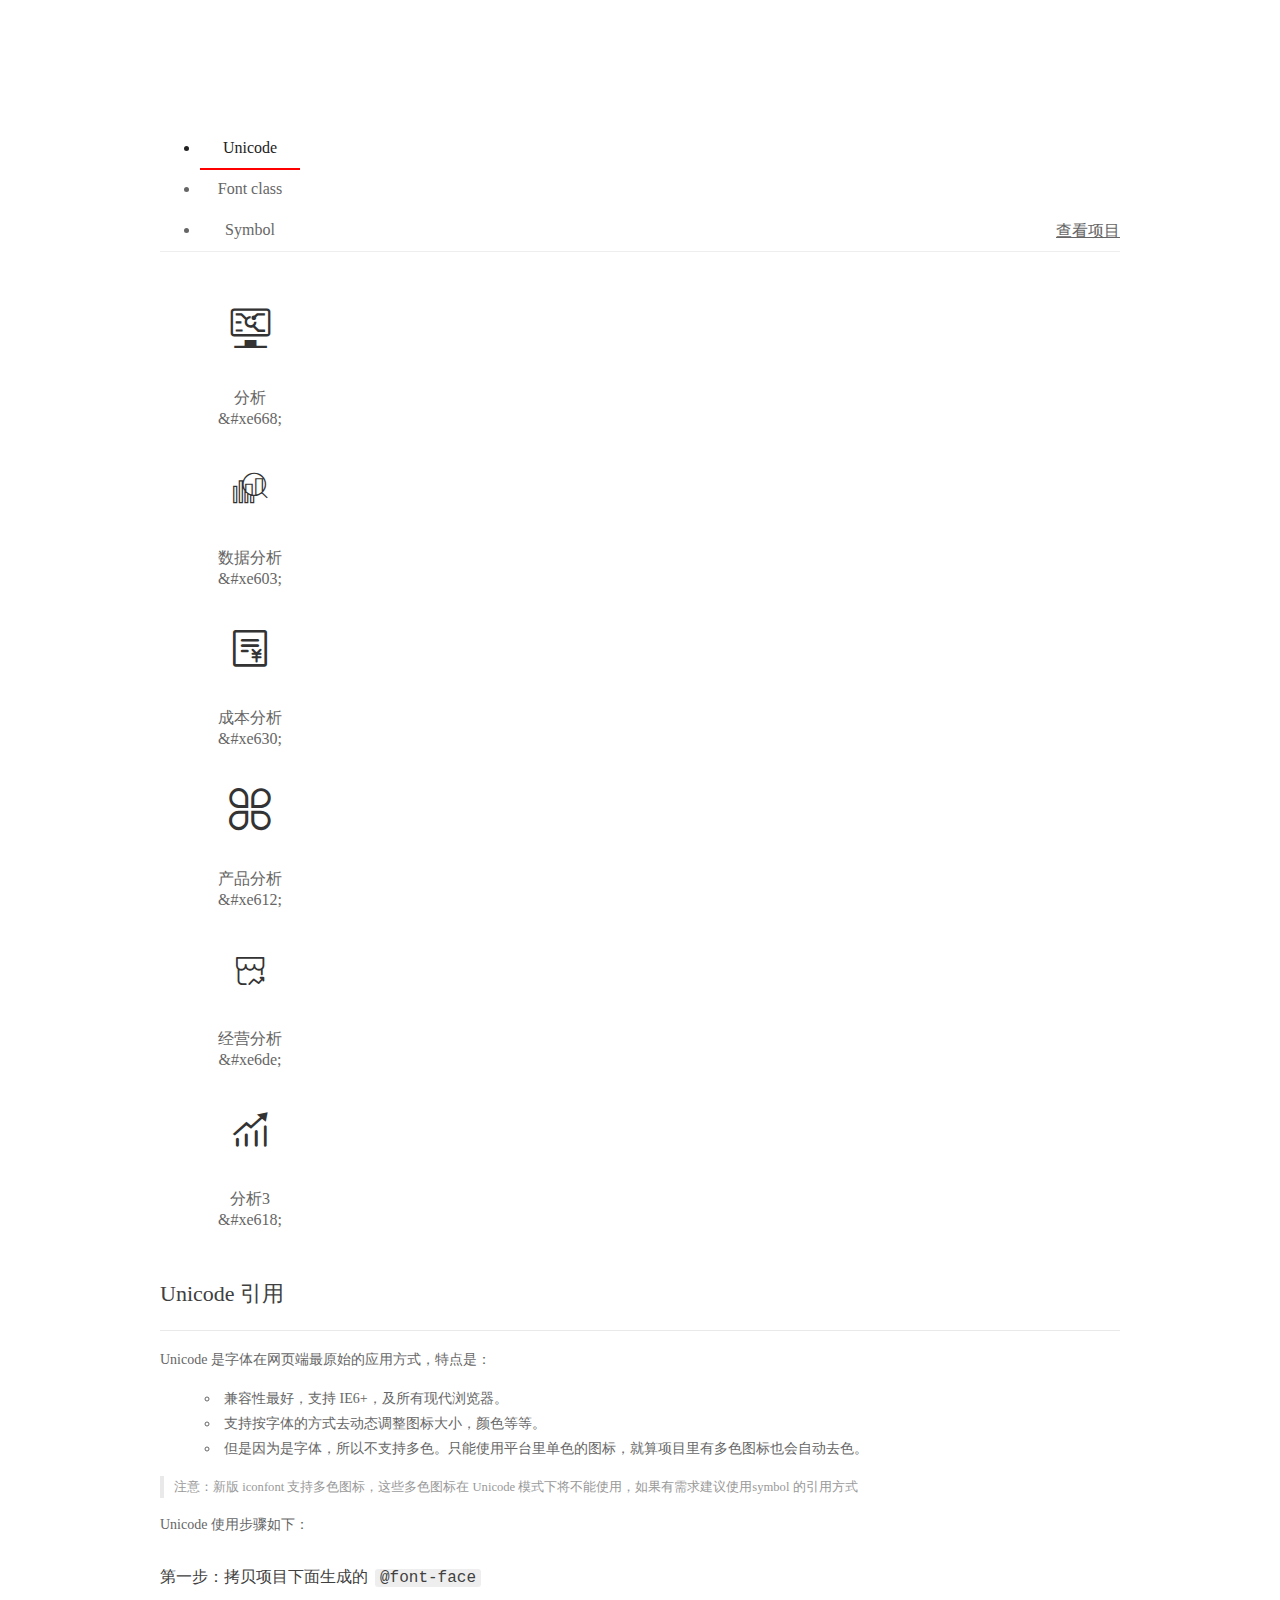
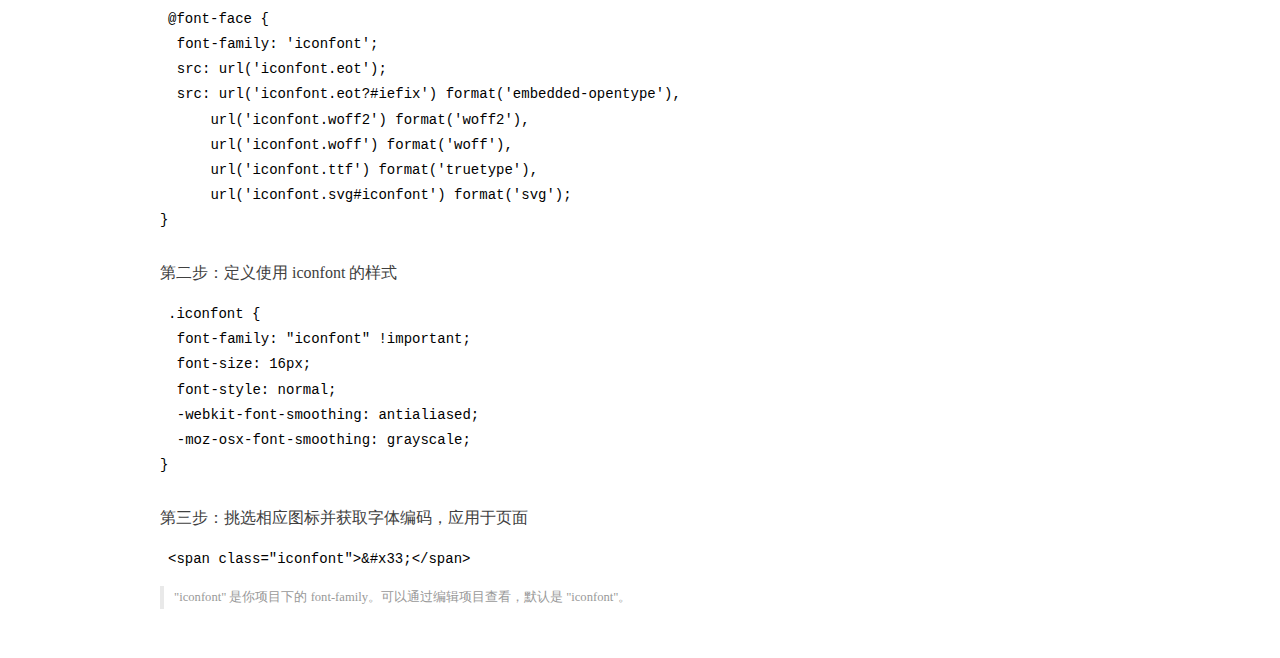
<file: iconfont/demo_index.html>
<!DOCTYPE html>
<html>
<head>
  <meta charset="utf-8"/>
  <title>IconFont Demo</title>
  <link rel="shortcut icon" href="https://img.alicdn.com/tps/i4/TB1_oz6GVXXXXaFXpXXJDFnIXXX-64-64.ico" type="image/x-icon"/>
  <link rel="stylesheet" href="https://g.alicdn.com/thx/cube/1.3.2/cube.min.css">
  <link rel="stylesheet" href="demo.css">
  <link rel="stylesheet" href="iconfont.css">
  <script src="iconfont.js"></script>
  <!-- jQuery -->
  <script src="https://a1.alicdn.com/oss/uploads/2018/12/26/7bfddb60-08e8-11e9-9b04-53e73bb6408b.js"></script>
  <!-- 代码高亮 -->
  <script src="https://a1.alicdn.com/oss/uploads/2018/12/26/a3f714d0-08e6-11e9-8a15-ebf944d7534c.js"></script>
</head>
<body>
  <div class="main">
    <h1 class="logo"><a href="https://www.iconfont.cn/" title="iconfont 首页" target="_blank">&#xe86b;</a></h1>
    <div class="nav-tabs">
      <ul id="tabs" class="dib-box">
        <li class="dib active"><span>Unicode</span></li>
        <li class="dib"><span>Font class</span></li>
        <li class="dib"><span>Symbol</span></li>
      </ul>
      
      <a href="https://www.iconfont.cn/manage/index?manage_type=myprojects&projectId=1935610" target="_blank" class="nav-more">查看项目</a>
      
    </div>
    <div class="tab-container">
      <div class="content unicode" style="display: block;">
          <ul class="icon_lists dib-box">
          
            <li class="dib">
              <span class="icon iconfont">&#xe668;</span>
                <div class="name">分析</div>
                <div class="code-name">&amp;#xe668;</div>
              </li>
          
            <li class="dib">
              <span class="icon iconfont">&#xe603;</span>
                <div class="name">数据分析</div>
                <div class="code-name">&amp;#xe603;</div>
              </li>
          
            <li class="dib">
              <span class="icon iconfont">&#xe630;</span>
                <div class="name">成本分析</div>
                <div class="code-name">&amp;#xe630;</div>
              </li>
          
            <li class="dib">
              <span class="icon iconfont">&#xe612;</span>
                <div class="name">产品分析</div>
                <div class="code-name">&amp;#xe612;</div>
              </li>
          
            <li class="dib">
              <span class="icon iconfont">&#xe6de;</span>
                <div class="name">经营分析</div>
                <div class="code-name">&amp;#xe6de;</div>
              </li>
          
            <li class="dib">
              <span class="icon iconfont">&#xe618;</span>
                <div class="name">分析3</div>
                <div class="code-name">&amp;#xe618;</div>
              </li>
          
          </ul>
          <div class="article markdown">
          <h2 id="unicode-">Unicode 引用</h2>
          <hr>

          <p>Unicode 是字体在网页端最原始的应用方式，特点是：</p>
          <ul>
            <li>兼容性最好，支持 IE6+，及所有现代浏览器。</li>
            <li>支持按字体的方式去动态调整图标大小，颜色等等。</li>
            <li>但是因为是字体，所以不支持多色。只能使用平台里单色的图标，就算项目里有多色图标也会自动去色。</li>
          </ul>
          <blockquote>
            <p>注意：新版 iconfont 支持多色图标，这些多色图标在 Unicode 模式下将不能使用，如果有需求建议使用symbol 的引用方式</p>
          </blockquote>
          <p>Unicode 使用步骤如下：</p>
          <h3 id="-font-face">第一步：拷贝项目下面生成的 <code>@font-face</code></h3>
<pre><code class="language-css"
>@font-face {
  font-family: 'iconfont';
  src: url('iconfont.eot');
  src: url('iconfont.eot?#iefix') format('embedded-opentype'),
      url('iconfont.woff2') format('woff2'),
      url('iconfont.woff') format('woff'),
      url('iconfont.ttf') format('truetype'),
      url('iconfont.svg#iconfont') format('svg');
}
</code></pre>
          <h3 id="-iconfont-">第二步：定义使用 iconfont 的样式</h3>
<pre><code class="language-css"
>.iconfont {
  font-family: "iconfont" !important;
  font-size: 16px;
  font-style: normal;
  -webkit-font-smoothing: antialiased;
  -moz-osx-font-smoothing: grayscale;
}
</code></pre>
          <h3 id="-">第三步：挑选相应图标并获取字体编码，应用于页面</h3>
<pre>
<code class="language-html"
>&lt;span class="iconfont"&gt;&amp;#x33;&lt;/span&gt;
</code></pre>
          <blockquote>
            <p>"iconfont" 是你项目下的 font-family。可以通过编辑项目查看，默认是 "iconfont"。</p>
          </blockquote>
          </div>
      </div>
      <div class="content font-class">
        <ul class="icon_lists dib-box">
          
          <li class="dib">
            <span class="icon iconfont icon-fenxi1"></span>
            <div class="name">
              分析
            </div>
            <div class="code-name">.icon-fenxi1
            </div>
          </li>
          
          <li class="dib">
            <span class="icon iconfont icon-shujufenxi"></span>
            <div class="name">
              数据分析
            </div>
            <div class="code-name">.icon-shujufenxi
            </div>
          </li>
          
          <li class="dib">
            <span class="icon iconfont icon-chengbenfenxi-"></span>
            <div class="name">
              成本分析
            </div>
            <div class="code-name">.icon-chengbenfenxi-
            </div>
          </li>
          
          <li class="dib">
            <span class="icon iconfont icon-chanpinfenxi"></span>
            <div class="name">
              产品分析
            </div>
            <div class="code-name">.icon-chanpinfenxi
            </div>
          </li>
          
          <li class="dib">
            <span class="icon iconfont icon-RectangleCopy"></span>
            <div class="name">
              经营分析
            </div>
            <div class="code-name">.icon-RectangleCopy
            </div>
          </li>
          
          <li class="dib">
            <span class="icon iconfont icon-fenxi3"></span>
            <div class="name">
              分析3
            </div>
            <div class="code-name">.icon-fenxi3
            </div>
          </li>
          
        </ul>
        <div class="article markdown">
        <h2 id="font-class-">font-class 引用</h2>
        <hr>

        <p>font-class 是 Unicode 使用方式的一种变种，主要是解决 Unicode 书写不直观，语意不明确的问题。</p>
        <p>与 Unicode 使用方式相比，具有如下特点：</p>
        <ul>
          <li>兼容性良好，支持 IE8+，及所有现代浏览器。</li>
          <li>相比于 Unicode 语意明确，书写更直观。可以很容易分辨这个 icon 是什么。</li>
          <li>因为使用 class 来定义图标，所以当要替换图标时，只需要修改 class 里面的 Unicode 引用。</li>
          <li>不过因为本质上还是使用的字体，所以多色图标还是不支持的。</li>
        </ul>
        <p>使用步骤如下：</p>
        <h3 id="-fontclass-">第一步：引入项目下面生成的 fontclass 代码：</h3>
<pre><code class="language-html">&lt;link rel="stylesheet" href="./iconfont.css"&gt;
</code></pre>
        <h3 id="-">第二步：挑选相应图标并获取类名，应用于页面：</h3>
<pre><code class="language-html">&lt;span class="iconfont icon-xxx"&gt;&lt;/span&gt;
</code></pre>
        <blockquote>
          <p>"
            iconfont" 是你项目下的 font-family。可以通过编辑项目查看，默认是 "iconfont"。</p>
        </blockquote>
      </div>
      </div>
      <div class="content symbol">
          <ul class="icon_lists dib-box">
          
            <li class="dib">
                <svg class="icon svg-icon" aria-hidden="true">
                  <use xlink:href="#icon-fenxi1"></use>
                </svg>
                <div class="name">分析</div>
                <div class="code-name">#icon-fenxi1</div>
            </li>
          
            <li class="dib">
                <svg class="icon svg-icon" aria-hidden="true">
                  <use xlink:href="#icon-shujufenxi"></use>
                </svg>
                <div class="name">数据分析</div>
                <div class="code-name">#icon-shujufenxi</div>
            </li>
          
            <li class="dib">
                <svg class="icon svg-icon" aria-hidden="true">
                  <use xlink:href="#icon-chengbenfenxi-"></use>
                </svg>
                <div class="name">成本分析</div>
                <div class="code-name">#icon-chengbenfenxi-</div>
            </li>
          
            <li class="dib">
                <svg class="icon svg-icon" aria-hidden="true">
                  <use xlink:href="#icon-chanpinfenxi"></use>
                </svg>
                <div class="name">产品分析</div>
                <div class="code-name">#icon-chanpinfenxi</div>
            </li>
          
            <li class="dib">
                <svg class="icon svg-icon" aria-hidden="true">
                  <use xlink:href="#icon-RectangleCopy"></use>
                </svg>
                <div class="name">经营分析</div>
                <div class="code-name">#icon-RectangleCopy</div>
            </li>
          
            <li class="dib">
                <svg class="icon svg-icon" aria-hidden="true">
                  <use xlink:href="#icon-fenxi3"></use>
                </svg>
                <div class="name">分析3</div>
                <div class="code-name">#icon-fenxi3</div>
            </li>
          
          </ul>
          <div class="article markdown">
          <h2 id="symbol-">Symbol 引用</h2>
          <hr>

          <p>这是一种全新的使用方式，应该说这才是未来的主流，也是平台目前推荐的用法。相关介绍可以参考这篇<a href="">文章</a>
            这种用法其实是做了一个 SVG 的集合，与另外两种相比具有如下特点：</p>
          <ul>
            <li>支持多色图标了，不再受单色限制。</li>
            <li>通过一些技巧，支持像字体那样，通过 <code>font-size</code>, <code>color</code> 来调整样式。</li>
            <li>兼容性较差，支持 IE9+，及现代浏览器。</li>
            <li>浏览器渲染 SVG 的性能一般，还不如 png。</li>
          </ul>
          <p>使用步骤如下：</p>
          <h3 id="-symbol-">第一步：引入项目下面生成的 symbol 代码：</h3>
<pre><code class="language-html">&lt;script src="./iconfont.js"&gt;&lt;/script&gt;
</code></pre>
          <h3 id="-css-">第二步：加入通用 CSS 代码（引入一次就行）：</h3>
<pre><code class="language-html">&lt;style&gt;
.icon {
  width: 1em;
  height: 1em;
  vertical-align: -0.15em;
  fill: currentColor;
  overflow: hidden;
}
&lt;/style&gt;
</code></pre>
          <h3 id="-">第三步：挑选相应图标并获取类名，应用于页面：</h3>
<pre><code class="language-html">&lt;svg class="icon" aria-hidden="true"&gt;
  &lt;use xlink:href="#icon-xxx"&gt;&lt;/use&gt;
&lt;/svg&gt;
</code></pre>
          </div>
      </div>

    </div>
  </div>
  <script>
  $(document).ready(function () {
      $('.tab-container .content:first').show()

      $('#tabs li').click(function (e) {
        var tabContent = $('.tab-container .content')
        var index = $(this).index()

        if ($(this).hasClass('active')) {
          return
        } else {
          $('#tabs li').removeClass('active')
          $(this).addClass('active')

          tabContent.hide().eq(index).fadeIn()
        }
      })
    })
  </script>
</body>
</html>
</file>
<file: iconfont/demo.css>
/* Logo 字体 */
@font-face {
  font-family: "iconfont logo";
  src: url('https://at.alicdn.com/t/font_985780_km7mi63cihi.eot?t=1545807318834');
  src: url('https://at.alicdn.com/t/font_985780_km7mi63cihi.eot?t=1545807318834#iefix') format('embedded-opentype'),
    url('https://at.alicdn.com/t/font_985780_km7mi63cihi.woff?t=1545807318834') format('woff'),
    url('https://at.alicdn.com/t/font_985780_km7mi63cihi.ttf?t=1545807318834') format('truetype'),
    url('https://at.alicdn.com/t/font_985780_km7mi63cihi.svg?t=1545807318834#iconfont') format('svg');
}

.logo {
  font-family: "iconfont logo";
  font-size: 160px;
  font-style: normal;
  -webkit-font-smoothing: antialiased;
  -moz-osx-font-smoothing: grayscale;
}

/* tabs */
.nav-tabs {
  position: relative;
}

.nav-tabs .nav-more {
  position: absolute;
  right: 0;
  bottom: 0;
  height: 42px;
  line-height: 42px;
  color: #666;
}

#tabs {
  border-bottom: 1px solid #eee;
}

#tabs li {
  cursor: pointer;
  width: 100px;
  height: 40px;
  line-height: 40px;
  text-align: center;
  font-size: 16px;
  border-bottom: 2px solid transparent;
  position: relative;
  z-index: 1;
  margin-bottom: -1px;
  color: #666;
}


#tabs .active {
  border-bottom-color: #f00;
  color: #222;
}

.tab-container .content {
  display: none;
}

/* 页面布局 */
.main {
  padding: 30px 100px;
  width: 960px;
  margin: 0 auto;
}

.main .logo {
  color: #333;
  text-align: left;
  margin-bottom: 30px;
  line-height: 1;
  height: 110px;
  margin-top: -50px;
  overflow: hidden;
  *zoom: 1;
}

.main .logo a {
  font-size: 160px;
  color: #333;
}

.helps {
  margin-top: 40px;
}

.helps pre {
  padding: 20px;
  margin: 10px 0;
  border: solid 1px #e7e1cd;
  background-color: #fffdef;
  overflow: auto;
}

.icon_lists {
  width: 100% !important;
  overflow: hidden;
  *zoom: 1;
}

.icon_lists li {
  width: 100px;
  margin-bottom: 10px;
  margin-right: 20px;
  text-align: center;
  list-style: none !important;
  cursor: default;
}

.icon_lists li .code-name {
  line-height: 1.2;
}

.icon_lists .icon {
  display: block;
  height: 100px;
  line-height: 100px;
  font-size: 42px;
  margin: 10px auto;
  color: #333;
  -webkit-transition: font-size 0.25s linear, width 0.25s linear;
  -moz-transition: font-size 0.25s linear, width 0.25s linear;
  transition: font-size 0.25s linear, width 0.25s linear;
}

.icon_lists .icon:hover {
  font-size: 100px;
}

.icon_lists .svg-icon {
  /* 通过设置 font-size 来改变图标大小 */
  width: 1em;
  /* 图标和文字相邻时，垂直对齐 */
  vertical-align: -0.15em;
  /* 通过设置 color 来改变 SVG 的颜色/fill */
  fill: currentColor;
  /* path 和 stroke 溢出 viewBox 部分在 IE 下会显示
      normalize.css 中也包含这行 */
  overflow: hidden;
}

.icon_lists li .name,
.icon_lists li .code-name {
  color: #666;
}

/* markdown 样式 */
.markdown {
  color: #666;
  font-size: 14px;
  line-height: 1.8;
}

.highlight {
  line-height: 1.5;
}

.markdown img {
  vertical-align: middle;
  max-width: 100%;
}

.markdown h1 {
  color: #404040;
  font-weight: 500;
  line-height: 40px;
  margin-bottom: 24px;
}

.markdown h2,
.markdown h3,
.markdown h4,
.markdown h5,
.markdown h6 {
  color: #404040;
  margin: 1.6em 0 0.6em 0;
  font-weight: 500;
  clear: both;
}

.markdown h1 {
  font-size: 28px;
}

.markdown h2 {
  font-size: 22px;
}

.markdown h3 {
  font-size: 16px;
}

.markdown h4 {
  font-size: 14px;
}

.markdown h5 {
  font-size: 12px;
}

.markdown h6 {
  font-size: 12px;
}

.markdown hr {
  height: 1px;
  border: 0;
  background: #e9e9e9;
  margin: 16px 0;
  clear: both;
}

.markdown p {
  margin: 1em 0;
}

.markdown>p,
.markdown>blockquote,
.markdown>.highlight,
.markdown>ol,
.markdown>ul {
  width: 80%;
}

.markdown ul>li {
  list-style: circle;
}

.markdown>ul li,
.markdown blockquote ul>li {
  margin-left: 20px;
  padding-left: 4px;
}

.markdown>ul li p,
.markdown>ol li p {
  margin: 0.6em 0;
}

.markdown ol>li {
  list-style: decimal;
}

.markdown>ol li,
.markdown blockquote ol>li {
  margin-left: 20px;
  padding-left: 4px;
}

.markdown code {
  margin: 0 3px;
  padding: 0 5px;
  background: #eee;
  border-radius: 3px;
}

.markdown strong,
.markdown b {
  font-weight: 600;
}

.markdown>table {
  border-collapse: collapse;
  border-spacing: 0px;
  empty-cells: show;
  border: 1px solid #e9e9e9;
  width: 95%;
  margin-bottom: 24px;
}

.markdown>table th {
  white-space: nowrap;
  color: #333;
  font-weight: 600;
}

.markdown>table th,
.markdown>table td {
  border: 1px solid #e9e9e9;
  padding: 8px 16px;
  text-align: left;
}

.markdown>table th {
  background: #F7F7F7;
}

.markdown blockquote {
  font-size: 90%;
  color: #999;
  border-left: 4px solid #e9e9e9;
  padding-left: 0.8em;
  margin: 1em 0;
}

.markdown blockquote p {
  margin: 0;
}

.markdown .anchor {
  opacity: 0;
  transition: opacity 0.3s ease;
  margin-left: 8px;
}

.markdown .waiting {
  color: #ccc;
}

.markdown h1:hover .anchor,
.markdown h2:hover .anchor,
.markdown h3:hover .anchor,
.markdown h4:hover .anchor,
.markdown h5:hover .anchor,
.markdown h6:hover .anchor {
  opacity: 1;
  display: inline-block;
}

.markdown>br,
.markdown>p>br {
  clear: both;
}


.hljs {
  display: block;
  background: white;
  padding: 0.5em;
  color: #333333;
  overflow-x: auto;
}

.hljs-comment,
.hljs-meta {
  color: #969896;
}

.hljs-string,
.hljs-variable,
.hljs-template-variable,
.hljs-strong,
.hljs-emphasis,
.hljs-quote {
  color: #df5000;
}

.hljs-keyword,
.hljs-selector-tag,
.hljs-type {
  color: #a71d5d;
}

.hljs-literal,
.hljs-symbol,
.hljs-bullet,
.hljs-attribute {
  color: #0086b3;
}

.hljs-section,
.hljs-name {
  color: #63a35c;
}

.hljs-tag {
  color: #333333;
}

.hljs-title,
.hljs-attr,
.hljs-selector-id,
.hljs-selector-class,
.hljs-selector-attr,
.hljs-selector-pseudo {
  color: #795da3;
}

.hljs-addition {
  color: #55a532;
  background-color: #eaffea;
}

.hljs-deletion {
  color: #bd2c00;
  background-color: #ffecec;
}

.hljs-link {
  text-decoration: underline;
}

/* 代码高亮 */
/* PrismJS 1.15.0
https://prismjs.com/download.html#themes=prism&languages=markup+css+clike+javascript */
/**
 * prism.js default theme for JavaScript, CSS and HTML
 * Based on dabblet (http://dabblet.com)
 * @author Lea Verou
 */
code[class*="language-"],
pre[class*="language-"] {
  color: black;
  background: none;
  text-shadow: 0 1px white;
  font-family: Consolas, Monaco, 'Andale Mono', 'Ubuntu Mono', monospace;
  text-align: left;
  white-space: pre;
  word-spacing: normal;
  word-break: normal;
  word-wrap: normal;
  line-height: 1.5;

  -moz-tab-size: 4;
  -o-tab-size: 4;
  tab-size: 4;

  -webkit-hyphens: none;
  -moz-hyphens: none;
  -ms-hyphens: none;
  hyphens: none;
}

pre[class*="language-"]::-moz-selection,
pre[class*="language-"] ::-moz-selection,
code[class*="language-"]::-moz-selection,
code[class*="language-"] ::-moz-selection {
  text-shadow: none;
  background: #b3d4fc;
}

pre[class*="language-"]::selection,
pre[class*="language-"] ::selection,
code[class*="language-"]::selection,
code[class*="language-"] ::selection {
  text-shadow: none;
  background: #b3d4fc;
}

@media print {

  code[class*="language-"],
  pre[class*="language-"] {
    text-shadow: none;
  }
}

/* Code blocks */
pre[class*="language-"] {
  padding: 1em;
  margin: .5em 0;
  overflow: auto;
}

:not(pre)>code[class*="language-"],
pre[class*="language-"] {
  background: #f5f2f0;
}

/* Inline code */
:not(pre)>code[class*="language-"] {
  padding: .1em;
  border-radius: .3em;
  white-space: normal;
}

.token.comment,
.token.prolog,
.token.doctype,
.token.cdata {
  color: slategray;
}

.token.punctuation {
  color: #999;
}

.namespace {
  opacity: .7;
}

.token.property,
.token.tag,
.token.boolean,
.token.number,
.token.constant,
.token.symbol,
.token.deleted {
  color: #905;
}

.token.selector,
.token.attr-name,
.token.string,
.token.char,
.token.builtin,
.token.inserted {
  color: #690;
}

.token.operator,
.token.entity,
.token.url,
.language-css .token.string,
.style .token.string {
  color: #9a6e3a;
  background: hsla(0, 0%, 100%, .5);
}

.token.atrule,
.token.attr-value,
.token.keyword {
  color: #07a;
}

.token.function,
.token.class-name {
  color: #DD4A68;
}

.token.regex,
.token.important,
.token.variable {
  color: #e90;
}

.token.important,
.token.bold {
  font-weight: bold;
}

.token.italic {
  font-style: italic;
}

.token.entity {
  cursor: help;
}
</file>
<file: iconfont/iconfont.css>
@font-face {font-family: "iconfont";
  src: url('iconfont.eot?t=1594353851778'); /* IE9 */
  src: url('iconfont.eot?t=1594353851778#iefix') format('embedded-opentype'), /* IE6-IE8 */
  url('[data-uri]') format('woff2'),
  url('iconfont.woff?t=1594353851778') format('woff'),
  url('iconfont.ttf?t=1594353851778') format('truetype'), /* chrome, firefox, opera, Safari, Android, iOS 4.2+ */
  url('iconfont.svg?t=1594353851778#iconfont') format('svg'); /* iOS 4.1- */
}

.iconfont {
  font-family: "iconfont" !important;
  font-size: 16px;
  font-style: normal;
  -webkit-font-smoothing: antialiased;
  -moz-osx-font-smoothing: grayscale;
}

.icon-fenxi1:before {
  content: "\e668";
}

.icon-shujufenxi:before {
  content: "\e603";
}

.icon-chengbenfenxi-:before {
  content: "\e630";
}

.icon-chanpinfenxi:before {
  content: "\e612";
}

.icon-RectangleCopy:before {
  content: "\e6de";
}

.icon-fenxi3:before {
  content: "\e618";
}
</file>
